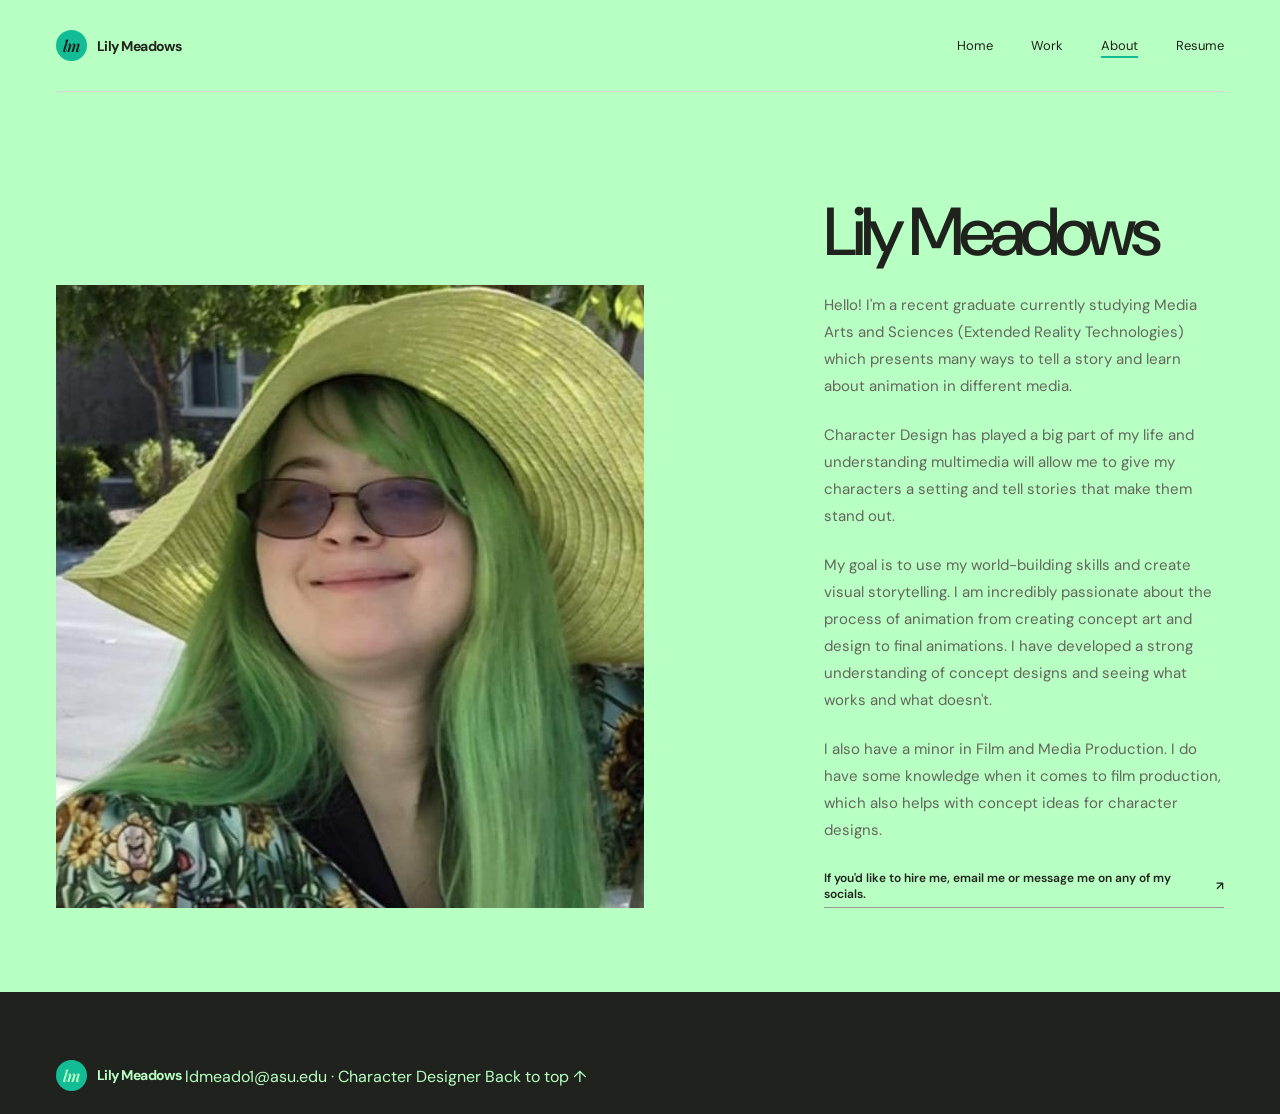
<file: about.html>
<!DOCTYPE html>
<html lang="en">
<head>
    <meta charset="UTF-8">
    <meta name="viewport" content="width=device-width, initial-scale=1.0">
    <meta name="theme-color" content="#b8ffc3">
    <meta name="description" content="Meet Lily Meadows, an animator and visual storyteller who loves expressive characters and the little details that make them feel real.">
    <title>About — Lily Meadows</title>
    <link rel="stylesheet" href="style.css">
</head>
<body>
    <header class="site-header" id="top">
        <a class="wordmark" href="index.html" aria-label="Lily Meadows, home">
            <span class="wordmark-mark" aria-hidden="true">lm</span>
            <span>Lily Meadows</span>
        </a>
        <nav class="site-nav" aria-label="Main navigation">
            <a href="index.html">Home</a>
            <a href="work.html">Work</a>
            <a href="about.html" aria-current="page">About</a>
            <a href="Resume.html">Resume</a>
        </nav>
    </header>

    <main>
        <section class="page-intro page-shell about-page-intro" aria-labelledby="page-title">
            <img src="LilyM.jpeg" alt="Lily Meadows">
                <div class="about-copy">
                    <h2 id="about-title">Lily Meadows</h2>
                    <p> Hello! I'm a recent graduate currently studying Media Arts and Sciences (Extended Reality Technologies) which presents many ways to tell a story and learn about animation in different media.</p>
                    <p> Character Design has played a big part of my life and understanding multimedia will allow me to give my characters a setting and tell stories that make them stand out.</p>
                    <p> My goal is to use my world-building skills and create visual storytelling. I am incredibly passionate about the process of animation from creating concept art and design to final animations. I have developed a strong understanding of concept designs and seeing what works and what doesn't. </p>
                    <p> I also have a minor in Film and Media Production. I do have some knowledge when it comes to film production, which also helps with concept ideas for character designs. </p>
                    <a class="text-link" href="mailto:ldmeado1@asu.edu">If you'd like to hire me, email me or message me on any of my socials. <span aria-hidden="true">↗</span></a>
                </div>
            </div>
        </section>

       
    </main>

    <footer class="site-footer">
        <div class="page-shell footer-inner">
           
                <a class="wordmark" href="index.html"><span class="wordmark-mark" aria-hidden="true">lm</span><span>Lily Meadows</span></a>
                <span>ldmeado1@asu.edu · Character Designer</span>
                <a href="#top">Back to top ↑</a>
            </div>
        </div>
    </footer>
</body>
</html>
</file>
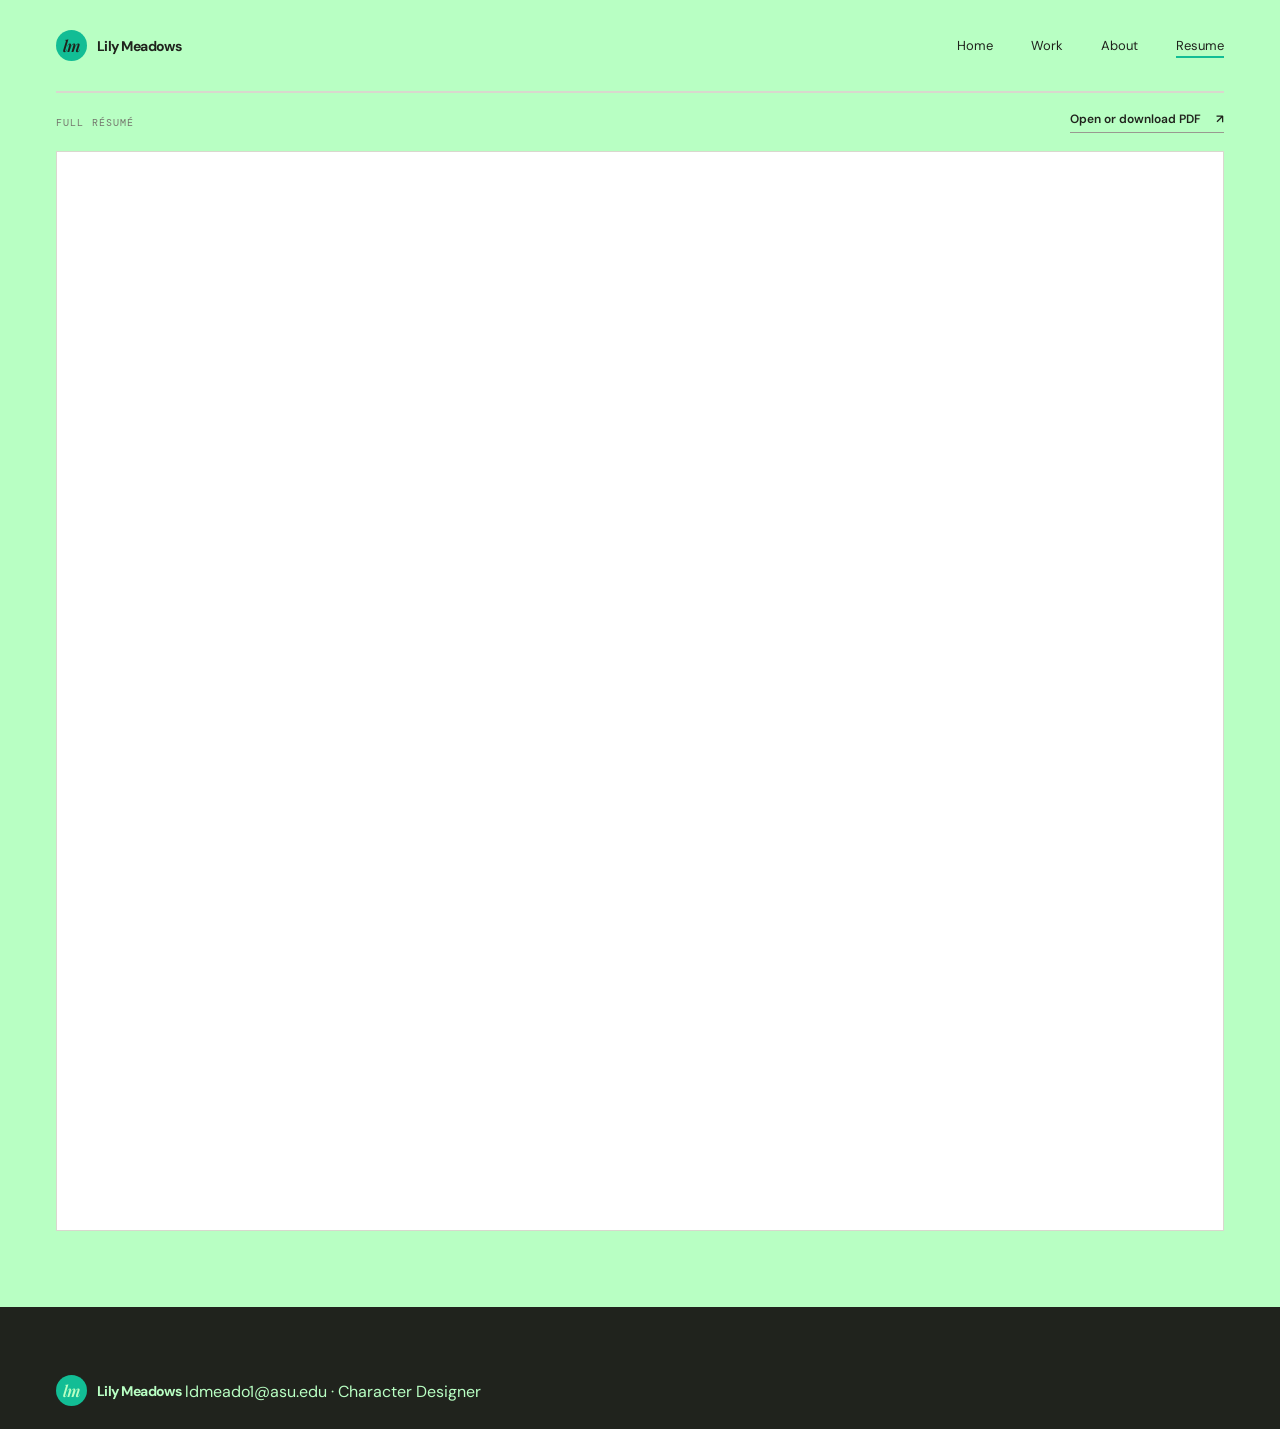
<file: Resume.html>
<!DOCTYPE html>
<html lang="en">
<head>
    <meta charset="UTF-8">
    <meta name="viewport" content="width=device-width, initial-scale=1.0">
    <meta name="theme-color" content="#b8ffc3">
    <meta name="description" content="The creative résumé of Lily Meadows, character designer and visual storyteller.">
    <title>Resume — Lily Meadows</title>
    <link rel="stylesheet" href="style.css">
</head>
<body>
    <header class="site-header" id="top">
        <a class="wordmark" href="index.html" aria-label="Lily Meadows, home">
            <span class="wordmark-mark" aria-hidden="true">lm</span>
            <span>Lily Meadows</span>
        </a>
        <nav class="site-nav" aria-label="Main navigation">
            <a href="index.html">Home</a>
            <a href="work.html">Work</a>
            <a href="about.html">About</a>
            <a href="Resume.html" aria-current="page">Resume</a>
        </nav>
    </header>

    <main>
        
        <section class="resume-pdf-section" aria-label="Résumé PDF">
            <div class="page-shell">
                <div class="resume-pdf-heading">
                    <p class="eyebrow">Full résumé</p>
                    <a class="text-link" href="CV%20Resume%20Art.pdf" target="_blank" rel="noopener">Open or download PDF <span aria-hidden="true">↗</span></a>
                </div>
                <iframe class="resume-pdf-viewer" src="CV%20Resume%20Art.pdf" title="CV Resume Art PDF">
                    <p>Your browser cannot display the PDF. <a href="CV%20Resume%20Art.pdf">Open the résumé PDF</a>.</p>
                </iframe>
           
    </main>

    <footer class="site-footer">
        <div class="page-shell footer-inner">
            

                <a class="wordmark" href="index.html"><span class="wordmark-mark" aria-hidden="true">lm</span><span>Lily Meadows</span></a>
                <span>ldmeado1@asu.edu · Character Designer</span>

            </div>
        </div>
    </footer>
</body>
</html>
</file>
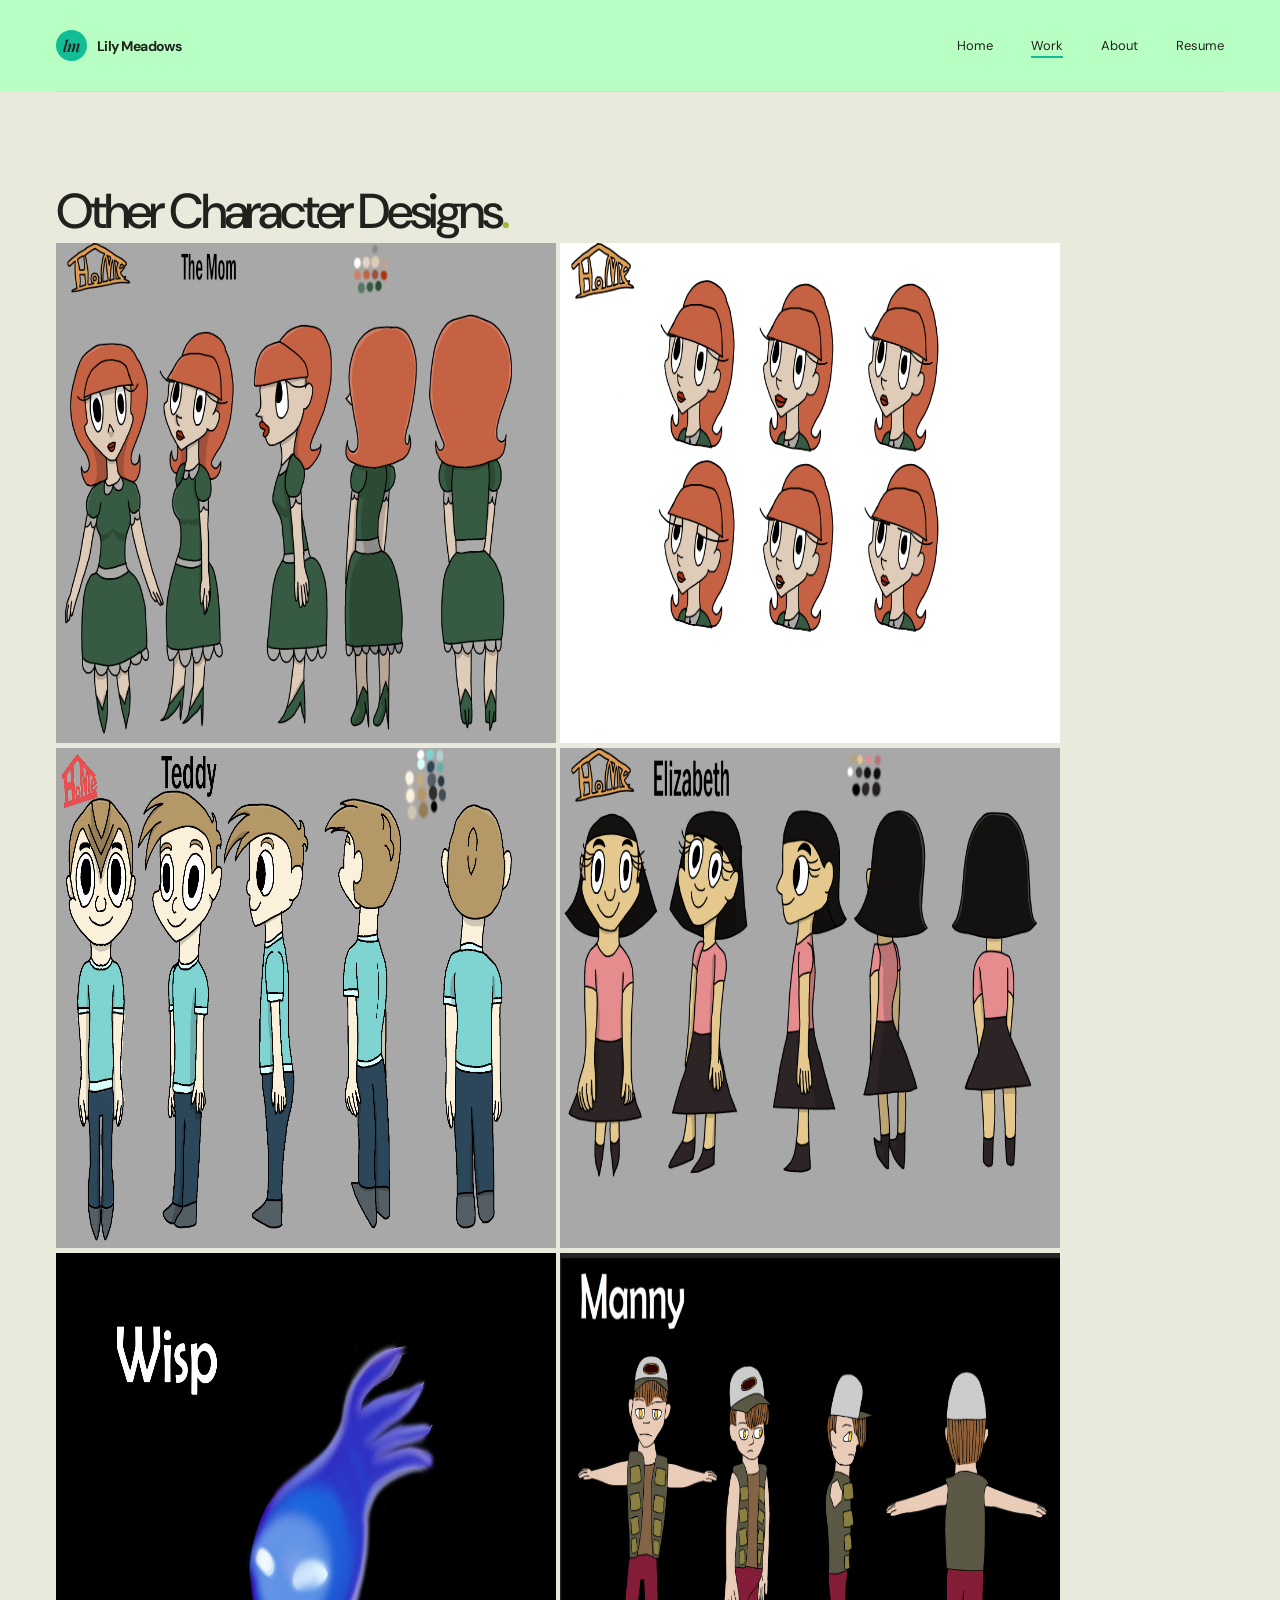
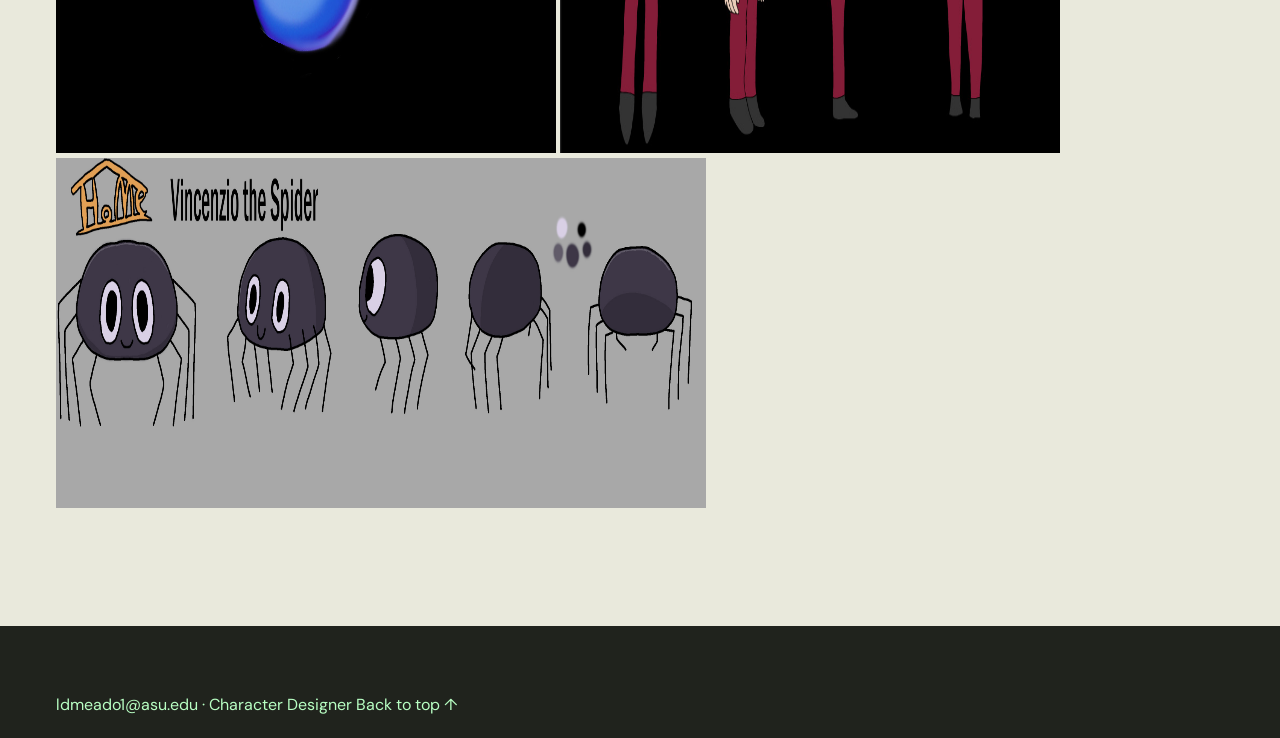
<file: work.html>
<!DOCTYPE html>
<html lang="en">
<head>
    <meta charset="UTF-8">
    <meta name="viewport" content="width=device-width, initial-scale=1.0">
    <meta name="theme-color" content="#b8ffc3">
    <meta name="description" content="Traditional and Digital Designs.">
    <title>Work — Lily Meadows</title>
    <link rel="stylesheet" href="style.css">
</head>
<body>
    <header class="site-header" id="top">
        <a class="wordmark" href="index.html" aria-label="Lily Meadows, home">
            <span class="wordmark-mark" aria-hidden="true">lm</span>
            <span>Lily Meadows</span>
        </a>
        <nav class="site-nav" aria-label="Main navigation">
            <a href="index.html">Home</a>
            <a href="work.html" aria-current="page">Work</a>
            <a href="about.html">About</a>
            <a href="Resume.html">Resume</a>
        </nav>
    </header>

    <main>
       
        <section class="work-section work-page-section" aria-labelledby="reel-title">
            <div class="page-shell">
                <div class="section-heading">
                    <div>
                        
                        <h2 id="reel-title">Other Character Designs<span class="heading-period">.</span></h2>
                        <img src="Mom.jpg" width="500" height="500" alt="Teddy's Mom">
                        <img src="Mom facial expressions copy.jpg"width="500" height="500" alt="Mom">
                        <img src="Teddy-updated design.jpg" width="500" height="500" alt="Teddy">
                        <img src="Elizabeth Turnarounds-1 copy.jpg" width=" 500" height= "500" alt="Elizabeth">
                         <img src="whisp copy.jpg" width=" 500" height= "500" alt="The Wisp">
                          <img src="manny copy.jpg" width=" 500" height= "500" alt="Manny">
                        <img src="Vincenzio Turnaround -1 copy.jpg" width="650" height="350" alt="Vincenzio">
                       
                    </div>
                   
       
    </main>

    <footer class="site-footer">
        <div class="page-shell footer-inner">
           
                <span>ldmeado1@asu.edu · Character Designer</span>
                <a href="#top">Back to top ↑</a>
            </div>
        </div>
    </footer>
</body>
</html>
</file>
<file: style.css>
@import url('https://fonts.googleapis.com/css2?family=DM+Mono:wght@400;500&family=DM+Sans:wght@400;500;600;700&family=Playfair+Display:ital,wght@0,500;0,600;1,500;1,600&display=swap');



:root {
    color-scheme: light;
    --paper: #b8ffc3;
    --ink: #20231d;
    --muted: #74766d;
    --green: #12bd95;
    --line: #d9d8ce;
    --serif: "Playfair Display", Georgia, serif;
    --sans: "DM Sans", Arial, sans-serif;
    --mono: "DM Mono", monospace;
}

* {
    box-sizing: border-box;
}

html {
    scroll-behavior: smooth;
    scroll-padding-top: 5rem;
}

body {
    margin: 0;
    background: var(--paper);
    color: var(--ink);
    font-family: var(--sans);
    -webkit-font-smoothing: antialiased;
}

a {
    color: inherit;
    text-decoration: none;
}

a:focus-visible {
    outline: 2px solid var(--ink);
    outline-offset: 5px;
}

.page-shell,
.site-header {
    width: min(100% - 112px, 1280px);
    margin-inline: auto;
}

.site-header {
    height: 92px;
    display: flex;
    align-items: center;
    justify-content: space-between;
    border-bottom: 1px solid var(--line);
}

.wordmark {
    display: inline-flex;
    align-items: center;
    gap: 10px;
    font-size: 14px;
    font-weight: 700;
    letter-spacing: -0.04em;
}

.wordmark-mark {
    display: grid;
    width: 31px;
    height: 31px;
    place-items: center;
    border-radius: 50%;
    background: var(--green);
    font-family: var(--serif);
    font-size: 16px;
    font-style: italic;
    font-weight: 600;
}

.site-nav {
    display: flex;
    align-items: center;
    gap: 38px;
    font-size: 13px;
}

.site-nav a,
.footer-bottom a:last-child {
    transition: opacity 160ms ease;
}

.site-nav a:hover,
.footer-bottom a:last-child:hover {
    opacity: 0.55;
}

.site-nav .nav-contact {
    display: inline-flex;
    align-items: center;
    gap: 12px;
    padding: 12px 17px;
    border: 1px solid var(--ink);
    border-radius: 99px;
}

.site-nav a[aria-current="page"] {
    text-decoration: underline;
    text-decoration-color: var(--green);
    text-decoration-thickness: 2px;
    text-underline-offset: 6px;
}

.page-intro {
    display: grid;
    grid-template-columns: 1fr minmax(220px, 0.55fr);
    align-items: end;
    gap: 20px 40px;
    padding-top: 105px;
    padding-bottom: 84px;
}

.page-intro > .eyebrow {
    grid-column: 1 / -1;
    color: var(--muted);
}

.page-intro h1 {
    grid-column: 1;
    align-self: start;
    font-size: clamp(68px, 9vw, 118px);
    line-height: 0.9;
}

.page-intro-note {
    max-width: 330px;
    justify-self: end;
    margin-bottom: 7px;
    color: #64665e;
    font-size: 15px;
    line-height: 1.8;
}

.about-page-intro h1 {
    font-size: clamp(58px, 8vw, 106px);
}

.resume-content {
    padding: 20px 0 105px;
    background: #e9e9dc;
}

.resume-pdf-section {
    padding: 0 0 76px;
}

.resume-pdf-heading {
    display: flex;
    align-items: center;
    justify-content: space-between;
    gap: 20px;
    padding: 18px 0;
    border-top: 1px solid var(--line);
}

.resume-pdf-heading .eyebrow {
    color: var(--muted);
}

.resume-pdf-viewer {
    display: block;
    width: 100%;
    height: min(1100px, 120vh);
    border: 1px solid var(--line);
    background: #fff;
}

.resume-row {
    display: grid;
    grid-template-columns: 1fr 1.65fr;
    gap: 60px;
    padding: 34px 0;
    border-bottom: 1px solid var(--line);
}

.resume-row > .eyebrow {
    padding-top: 5px;
    color: var(--muted);
}

.resume-detail {
    max-width: 680px;
}

.resume-detail > p,
.resume-project p {
    max-width: 560px;
    margin-bottom: 18px;
    color: #64665e;
    font-size: 15px;
    line-height: 1.8;
}

.focus-list {
    display: grid;
    grid-template-columns: repeat(2, minmax(0, 1fr));
    gap: 14px 24px;
    margin: 0;
    padding: 0;
    list-style: none;
}

.focus-list li {
    font-family: var(--serif);
    font-size: 21px;
}

.resume-project {
    display: flex;
    align-items: center;
    justify-content: space-between;
    gap: 24px;
}

.resume-project h3 {
    margin: 0 0 6px;
    font-size: 17px;
    font-weight: 600;
}

.resume-project p {
    margin-bottom: 0;
    font-size: 12px;
}

.home-feature {
    padding: 76px 0 82px;
    background: #e9e9dc;
}

.home-feature .section-heading {
    gap: 28px;
}

.home-feature .section-heading h2 {
    max-width: 620px;
}

.feature-card {
    position: relative;
    display: flex;
    min-height: 300px;
    align-items: center;
    justify-content: space-between;
    overflow: hidden;
    padding: 50px 7%;
    background: var(--ink);
    color: var(--paper);
    transition: background 180ms ease;
}

.feature-card:hover {
    background: #30342a;
}

.feature-star {
    color: var(--green);
    font-size: clamp(110px, 19vw, 230px);
    line-height: 1;
    transition: transform 400ms ease;
}

.feature-card:hover .feature-star {
    transform: rotate(35deg);
}

.feature-card-copy {
    display: grid;
    gap: 13px;
}

.feature-card-copy .caption-label {
    color: #aeb1a3;
}

.feature-card-title {
    font-family: var(--serif);
    font-size: clamp(30px, 5vw, 56px);
    letter-spacing: -0.05em;
}

.feature-card-link {
    color: var(--green);
    font-size: 12px;
}

.feature-card-index {
    position: absolute;
    right: 22px;
    bottom: 20px;
    color: #aeb1a3;
    font-family: var(--mono);
    font-size: 9px;
}

.home-about {
    display: grid;
    grid-template-columns: 1fr 1.65fr;
    gap: 60px;
    padding-top: 112px;
    padding-bottom: 122px;
}

.home-about > .eyebrow {
    color: var(--muted);
}

.home-about h2 {
    max-width: 600px;
    margin-bottom: 20px;
    font-size: clamp(39px, 5.3vw, 68px);
    font-weight: 500;
    letter-spacing: -0.075em;
    line-height: 1.06;
}

.home-about h2 em {
    color: #777a68;
    font-family: var(--serif);
    font-weight: 500;
    letter-spacing: -0.075em;
}

.home-about > div > p {
    max-width: 515px;
    color: #64665e;
    font-size: 15px;
    line-height: 1.8;
}

.work-note {
    display: flex;
    align-items: center;
    justify-content: space-between;
    gap: 24px;
    padding-top: 43px;
    padding-bottom: 43px;
}

.work-note-star {
    color: var(--green);
    font-size: 28px;
}

.work-note p {
    margin: 0;
    font-family: var(--serif);
    font-size: clamp(18px, 2.5vw, 27px);
    font-style: italic;
}

.about-page-section {
    padding: 80px 0 110px;
    background: #e9e9dc;
}

.about-page-grid {
    display: grid;
    grid-template-columns: 1fr 1.65fr;
    gap: 60px;
}

.about-page-grid .about-label {
    justify-content: space-between;
}

.about-page-grid .about-copy > p + p {
    margin-top: -5px;
}

.about-values {
    display: grid;
    grid-template-columns: repeat(3, 1fr);
    gap: 30px;
    padding-top: 77px;
    padding-bottom: 92px;
}

.about-values article {
    padding-top: 18px;
    border-top: 1px solid var(--line);
}

.value-number {
    color: var(--muted);
    font-family: var(--mono);
    font-size: 10px;
}

.about-values h2 {
    margin: 27px 0 10px;
    font-family: var(--serif);
    font-size: 25px;
    font-weight: 500;
    letter-spacing: -0.03em;
}

.about-values p {
    max-width: 280px;
    margin-bottom: 0;
    color: #64665e;
    font-size: 13px;
    line-height: 1.8;
}

.intro {
    position: relative;
    display: grid;
    min-height: 495px;
    grid-template-columns: 1.35fr 0.65fr;
    align-items: center;
    padding-top: 36px;
    padding-bottom: 70px;
}

.eyebrow {
    margin: 0;
    font-family: var(--mono);
    font-size: 10px;
    letter-spacing: 0.11em;
    line-height: 1.5;
    text-transform: uppercase;
}

.intro-copy .eyebrow {
    display: flex;
    align-items: center;
    gap: 10px;
    margin-bottom: 25px;
    color: var(--muted);
}

.availability-dot {
    width: 7px;
    height: 7px;
    border-radius: 50%;
    background: #a5c937;
    box-shadow: 0 0 0 4px rgb(165 201 55 / 17%);
}

h1,
h2,
p,
figure {
    margin-top: 0;
}

h1 {
    margin-bottom: 0;
    font-size: clamp(76px, 10vw, 144px);
    font-weight: 500;
    letter-spacing: -0.095em;
    line-height: 0.82;
}

h1 em,
.about-copy h2 em,
.footer-title em {
    color: #777a68;
    font-family: var(--serif);
    font-weight: 500;
    letter-spacing: -0.075em;
}

.intro-aside {
    position: relative;
    width: min(100%, 285px);
    justify-self: end;
    margin-top: 95px;
}

.scribble {
    display: block;
    margin-bottom: 22px;
    color: #b3c95f;
    font-size: 38px;
    line-height: 1;
}

.intro-aside p,
.about-copy > p {
    color: #64665e;
    font-size: 15px;
    line-height: 1.8;
}

.intro-aside p {
    margin-bottom: 21px;
}

.text-link {
    display: inline-flex;
    align-items: center;
    gap: 15px;
    padding-bottom: 5px;
    border-bottom: 1px solid #999a90;
    font-size: 12px;
    font-weight: 600;
}

.text-link span {
    transition: transform 180ms ease;
}

.text-link:hover span {
    transform: translate(3px, -2px);
}

.intro-index {
    position: absolute;
    right: 0;
    bottom: 30px;
    left: 0;
    display: flex;
    justify-content: space-between;
    color: var(--muted);
    font-family: var(--mono);
    font-size: 9px;
    letter-spacing: 0.08em;
    text-transform: uppercase;
}

.work-section {
    padding: 87px 0 83px;
    background: #e9e9dc;
}

.section-heading {
    display: flex;
    align-items: end;
    justify-content: space-between;
    margin-bottom: 30px;
}

.section-heading .eyebrow {
    margin-bottom: 14px;
    color: var(--muted);
}

.section-heading h2 {
    margin-bottom: 0;
    font-size: clamp(30px, 4vw, 49px);
    font-weight: 500;
    letter-spacing: -0.065em;
}

.heading-period {
    color: #9bb93c;
}

.section-number {
    padding-bottom: 6px;
    color: var(--muted);
    font-family: var(--mono);
    font-size: 10px;
}

.reel {
    margin-bottom: 0;
}

.reel-screen {
    overflow: hidden;
    background: #111;
    box-shadow: 0 24px 55px rgb(37 39 28 / 12%);
}

.reel video {
    display: block;
    width: 100%;
    aspect-ratio: 16 / 9;
    background: #111;
    object-fit: contain;
}

.reel-caption {
    display: flex;
    align-items: end;
    justify-content: space-between;
    padding-top: 19px;
}

.reel-caption > div {
    display: grid;
    gap: 5px;
}

.caption-label {
    color: var(--muted);
    font-family: var(--mono);
    font-size: 9px;
    letter-spacing: 0.08em;
    text-transform: uppercase;
}

.caption-title {
    font-size: 14px;
    font-weight: 600;
}

.reel-duration {
    color: var(--muted);
    font-family: var(--mono);
    font-size: 10px;
}

.reel-duration span {
    padding-inline: 5px;
    color: #9bb93c;
}

.ticker {
    overflow: hidden;
    padding: 22px 0 20px;
    background: var(--green);
}

.ticker-track {
    display: flex;
    width: max-content;
    align-items: center;
    gap: 30px;
    animation: drift 30s linear infinite;
    font-family: var(--serif);
    font-size: 21px;
    font-style: italic;
    letter-spacing: -0.03em;
}

.ticker-track i {
    font-family: var(--sans);
    font-size: 14px;
    font-style: normal;
}

.about-section {
    display: grid;
    grid-template-columns: 1fr 1.65fr;
    gap: 60px;
    padding-top: 122px;
    padding-bottom: 132px;
}

.about-label {
    display: flex;
    flex-direction: column;
    align-items: start;
    justify-content: space-between;
}

.about-label .eyebrow {
    color: var(--muted);
}

.about-doodle {
    color: #b3c95f;
    font-size: 36px;
}

.about-copy {
    max-width: 680px;
}

.about-copy h2 {
    max-width: 600px;
    margin-bottom: 23px;
    font-size: clamp(39px, 5.3vw, 68px);
    font-weight: 500;
    letter-spacing: -0.075em;
    line-height: 1.06;
}

.about-copy > p {
    max-width: 515px;
    margin-bottom: 22px;
}

.site-footer {
    padding: 68px 0 23px;
    background: var(--ink);
    color: var(--paper);
}

.footer-inner > .eyebrow {
    margin-bottom: 27px;
    color: #aeb1a3;
}

.footer-title {
    position: relative;
    display: inline-block;
    margin-bottom: 85px;
    font-size: clamp(54px, 9vw, 112px);
    font-weight: 500;
    letter-spacing: -0.085em;
    line-height: 0.98;
}

.footer-title em {
    color: var(--green);
}

.footer-title > span {
    position: absolute;
    top: 11px;
    right: -35px;
    color: var(--green);
    font-family: var(--sans);
    font-size: 25px;
    letter-spacing: 0;
}

.footer-bottom {
    display: flex;
    min-height: 53px;
    align-items: end;
    justify-content: space-between;
    border-top: 1px solid #45483f;
    color: #aeb1a3;
    font-size: 10px;
}

.footer-bottom .wordmark {
    color: var(--paper);
    font-size: 12px;
}

.footer-bottom .wordmark-mark {
    background: var(--green);
    color: var(--ink);
}

.footer-bottom > span {
    font-family: var(--mono);
    font-size: 9px;
}

@keyframes drift {
    to {
        transform: translateX(-50%);
    }
}

@media (max-width: 760px) {
    .page-shell,
    .site-header {
        width: min(100% - 44px, 600px);
    }

    .site-header {
        height: 76px;
    }

    .site-nav {
        gap: 16px;
        font-size: 12px;
    }

    .site-nav .nav-contact {
        display: none;
    }

    .page-intro {
        grid-template-columns: 1fr;
        gap: 20px;
        padding-top: 76px;
        padding-bottom: 60px;
    }

    .page-intro > .eyebrow,
    .page-intro h1 {
        grid-column: 1;
    }

    .page-intro h1,
    .about-page-intro h1 {
        font-size: clamp(65px, 13vw, 96px);
    }

    .page-intro-note {
        max-width: 370px;
        justify-self: end;
        margin-top: 4px;
        margin-bottom: 0;
    }

    .home-feature {
        padding: 60px 0;
    }

    .feature-card {
        min-height: 240px;
        padding: 35px 7%;
    }

    .feature-star {
        font-size: clamp(90px, 21vw, 155px);
    }

    .home-about,
    .about-page-grid,
    .resume-row {
        grid-template-columns: 1fr;
        gap: 27px;
        padding-top: 78px;
        padding-bottom: 83px;
    }

    .home-about h2 {
        font-size: clamp(42px, 9vw, 62px);
    }

    .work-note {
        flex-wrap: wrap;
    }

    .work-note p {
        flex: 1;
        min-width: 210px;
    }

    .about-page-section {
        padding: 62px 0 75px;
    }

    .resume-content {
        padding: 8px 0 64px;
    }

    .resume-pdf-section {
        padding-bottom: 52px;
    }

    .resume-pdf-heading {
        align-items: flex-start;
        flex-direction: column;
        gap: 13px;
    }

    .resume-pdf-viewer {
        height: 75vh;
        min-height: 480px;
    }

    .resume-row {
        gap: 18px;
        padding: 26px 0;
    }

    .resume-project {
        flex-wrap: wrap;
    }

    .about-page-grid {
        padding-top: 0;
        padding-bottom: 0;
    }

    .about-values {
        grid-template-columns: 1fr;
        gap: 28px;
        padding-top: 53px;
        padding-bottom: 66px;
    }

    .about-values article {
        display: grid;
        grid-template-columns: 38px 1fr;
        column-gap: 12px;
    }

    .about-values h2 {
        margin: 0 0 8px;
    }

    .about-values p {
        grid-column: 2;
    }

    .intro {
        min-height: 0;
        grid-template-columns: 1fr;
        gap: 40px;
        padding-top: 89px;
        padding-bottom: 92px;
    }

    .intro-copy .eyebrow {
        margin-bottom: 22px;
    }

    h1 {
        font-size: clamp(78px, 15vw, 115px);
    }

    .intro-aside {
        width: min(82%, 310px);
        justify-self: end;
        margin-top: 0;
    }

    .scribble {
        margin-bottom: 13px;
        font-size: 30px;
    }

    .intro-index {
        bottom: 24px;
        font-size: 8px;
    }

    .work-section {
        padding: 65px 0 61px;
    }

    .section-heading {
        gap: 20px;
        align-items: end;
        margin-bottom: 22px;
    }

    .section-heading h2 {
        font-size: clamp(28px, 6vw, 40px);
    }

    .section-number {
        white-space: nowrap;
        font-size: 8px;
    }

    .reel video {
        aspect-ratio: 4 / 3;
    }

    .ticker {
        padding-block: 17px;
    }

    .ticker-track {
        gap: 22px;
        font-size: 18px;
    }

    .about-section {
        grid-template-columns: 1fr;
        gap: 30px;
        padding-top: 82px;
        padding-bottom: 91px;
    }

    .about-doodle {
        display: none;
    }

    .about-copy h2 {
        font-size: clamp(42px, 9vw, 62px);
    }

    .site-footer {
        padding-top: 55px;
    }

    .footer-title {
        margin-bottom: 66px;
        font-size: clamp(54px, 11vw, 82px);
    }

    .footer-title > span {
        right: -23px;
        font-size: 19px;
    }

    .footer-bottom {
        min-height: 73px;
        flex-wrap: wrap;
        align-items: center;
        gap: 11px;
    }

    .footer-bottom > span {
        order: 1;
        width: 100%;
        padding-bottom: 10px;
    }
}

@media (max-width: 420px) {
    .page-shell,
    .site-header {
        width: calc(100% - 36px);
    }

    .site-nav {
        gap: 12px;
        font-size: 11px;
    }

    .wordmark {
        gap: 7px;
        font-size: 12px;
    }

    .wordmark-mark {
        width: 28px;
        height: 28px;
    }

    .site-nav .nav-contact {
        padding: 9px 10px;
    }

    .intro {
        padding-top: 76px;
    }

    h1 {
        font-size: 76px;
    }

    .intro-index {
        font-size: 7px;
    }
}

@media (prefers-reduced-motion: reduce) {
    html {
        scroll-behavior: auto;
    }

    *,
    *::before,
    *::after {
        animation-duration: 0.01ms !important;
        animation-iteration-count: 1 !important;
        transition-duration: 0.01ms !important;
    }
}
</file>
